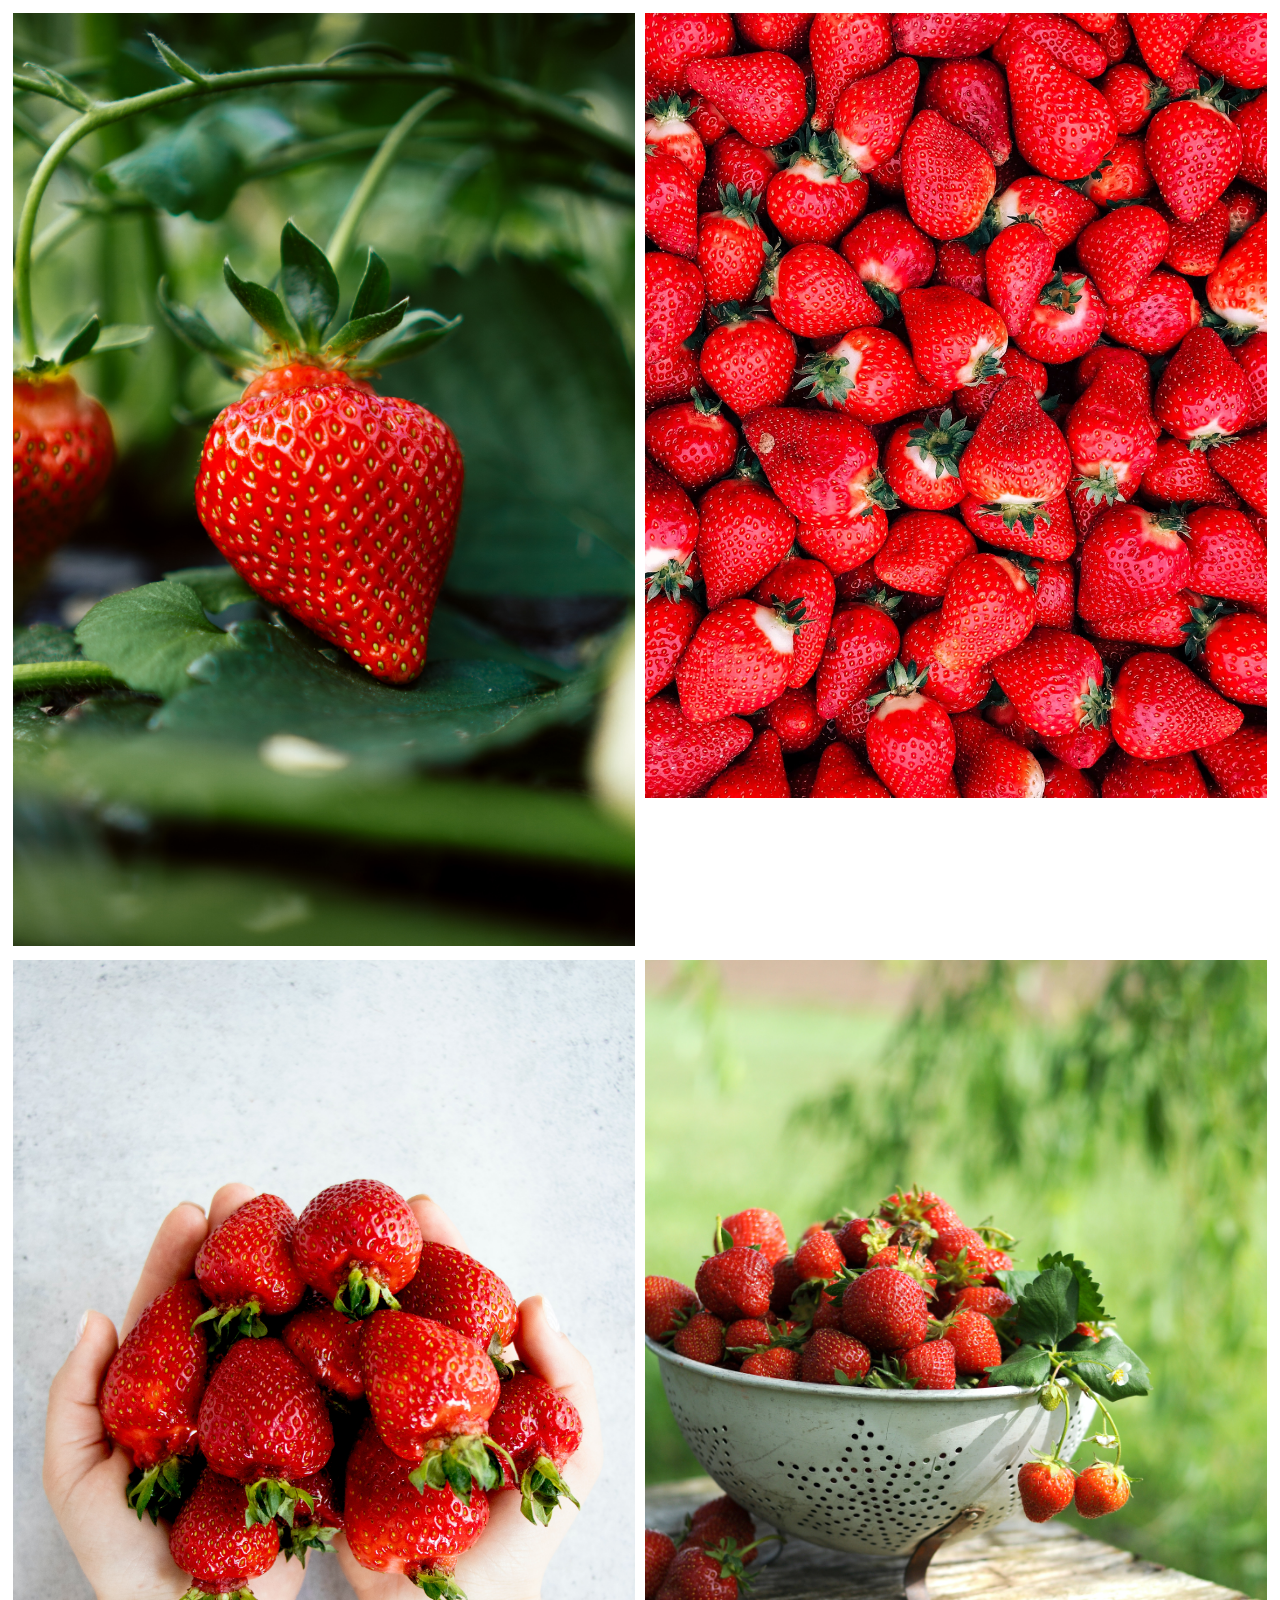
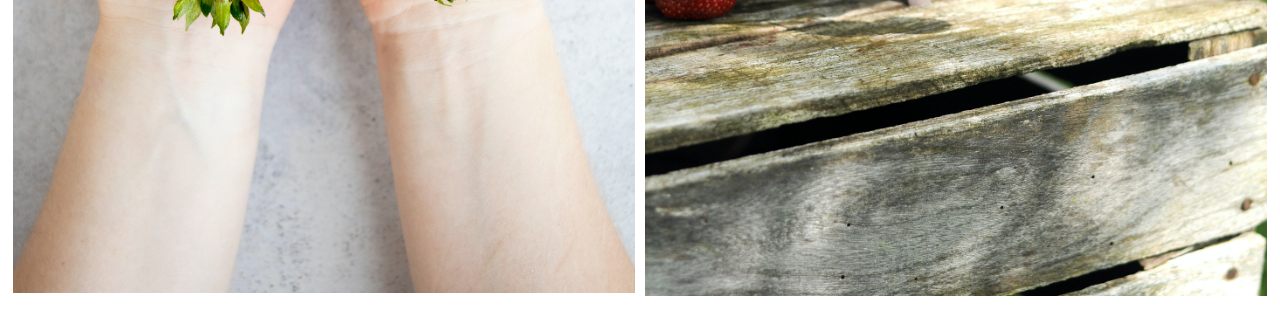
<file: gallery.html>
<!DOCTYPE html>
<html>
<head>
<meta name="keywords" content="Strawberries, Fruits, Berries, Berry, Strawberry, Fruit, Photos, Pretty">
<meta name="description" content="Photogallery of strawberries">
<meta name="author" content="Natalia Kasinska, nkk537">
<meta name="viewport" content="width=device-width, initial-scale=1.0">

<link rel="stylesheet" href="stylesheet-gallery.css">
<title>Gallery</title>

</head>

<body>
    <div class="row">
        <div class="column">
            <img src="Gallery/strawberry1.jpg" alt="Strawberry 1">
        </div>

        <div class="column">
            <img src="Gallery/strawberry3.jpg" alt="Strawberry 3">
        </div>

        <div class="column">
            <img src="Gallery/strawberry4.jpg" alt="Strawberry 4">
        </div>

        <div class="column">
            <img src="Gallery/strawberry2.jpg" alt="Strawberry 2">
    
    </div>

    </body>
</body>
</html>
</file>
<file: stylesheet-gallery.css>
.row {
    display: flex;
    flex-wrap: wrap;
  }
  
  .column {
    width: calc(50% - 10px); /* I found this equation, it allows to scale the columns to the picture size and at the same time preserve the 5px margin*/
    margin: 5px;
  }
  
  .column img {
    width: 100%;
    height: auto;
  }
</file>
